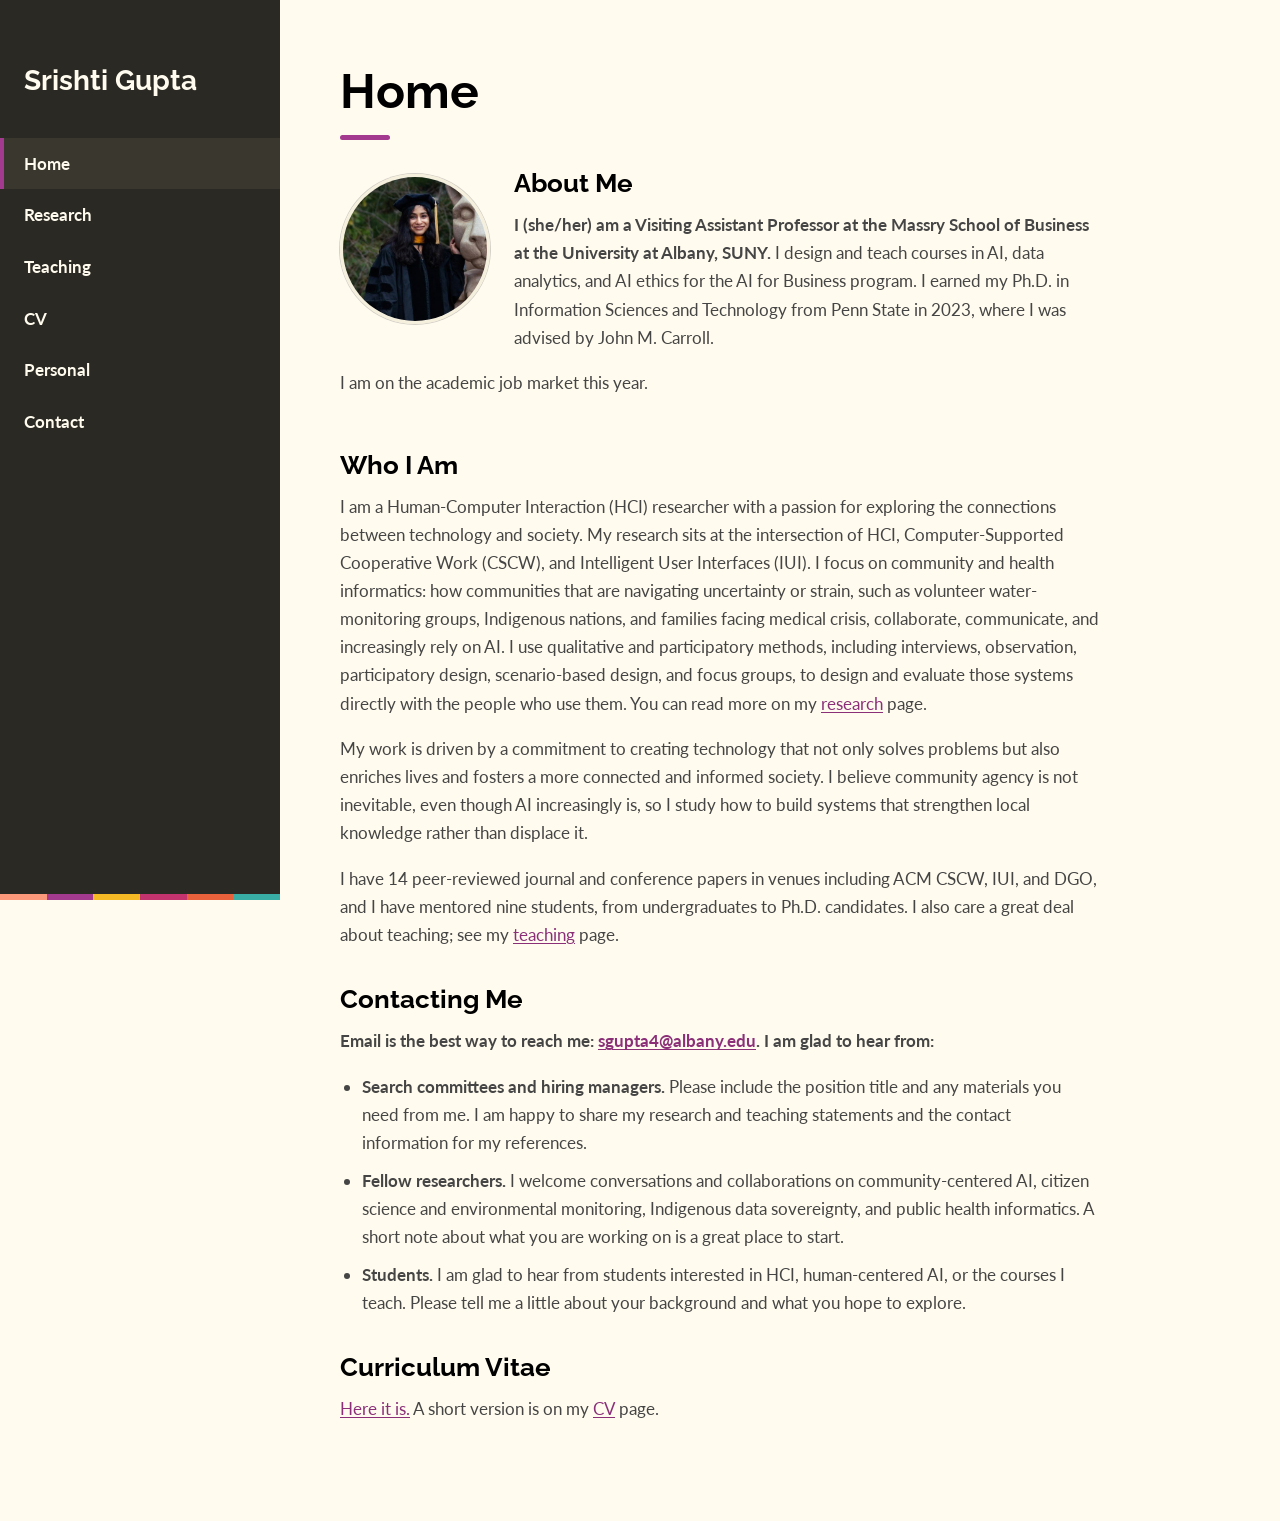
<file: index.html>
<!DOCTYPE html>
<html lang="en">
<head>
<meta charset="UTF-8">
<meta name="viewport" content="width=device-width, initial-scale=1.0">
<title>Srishti Gupta</title>
<meta name="description" content="Srishti Gupta, Ph.D. — HCI and human-centered AI researcher studying community and health informatics; Visiting Assistant Professor, University at Albany, SUNY.">
<link rel="preconnect" href="https://fonts.googleapis.com">
<link rel="preconnect" href="https://fonts.gstatic.com" crossorigin>
<link href="https://fonts.googleapis.com/css2?family=Lato:wght@400;700&family=Raleway:wght@500;600;700&display=swap" rel="stylesheet">
<link rel="stylesheet" href="assets/style.css">
</head>
<body>
<a class="skip-link" href="#main">Skip to content</a>

<div class="topbar">
  <button class="menu-btn" id="menu-btn" aria-label="Open menu" aria-expanded="false" aria-controls="sidebar">&#9776;</button>
  <a class="topbar-name" href="index.html">Srishti Gupta</a>
</div>

<nav class="sidebar" id="sidebar" aria-label="Primary">
  <a class="sidebar-name" href="index.html">Srishti Gupta</a>
  <a href="index.html" class="nav-item active" aria-current="page">Home</a><a href="research.html" class="nav-item">Research</a><a href="teaching.html" class="nav-item">Teaching</a><a href="cv.html" class="nav-item">CV</a><a href="personal.html" class="nav-item">Personal</a><a href="contact.html" class="nav-item">Contact</a>
  <div class="sidebar-stripe" aria-hidden="true"><span style="background:#fb977a"></span><span style="background:#a33a8f"></span><span style="background:#f4b924"></span><span style="background:#c3336e"></span><span style="background:#e8613a"></span><span style="background:#38ada6"></span></div>
</nav>
<div class="overlay" id="overlay"></div>

<main id="main" class="main">
<div class="title-block">
  <h1>Home</h1>
  <hr class="title-bar">
</div>
<div class="content">
<div class="about">
<img class="portrait" src="assets/images/srishti-headshot.jpg" width="150" height="150" alt="Srishti Gupta">
<h2>About Me</h2>
<p><b>I (she/her) am a Visiting Assistant Professor at the Massry School of Business at the University at Albany, SUNY.</b> I design and teach courses in AI, data analytics, and AI ethics for the AI for Business program. I earned my Ph.D. in Information Sciences and Technology from Penn State in 2023, where I was advised by John M. Carroll.</p>
<p>I am on the academic job market this year.</p>
</div>

<h2>Who I Am</h2>
<p>I am a Human-Computer Interaction (HCI) researcher with a passion for exploring the connections between technology and society. My research sits at the intersection of HCI, Computer-Supported Cooperative Work (CSCW), and Intelligent User Interfaces (IUI). I focus on community and health informatics: how communities that are navigating uncertainty or strain, such as volunteer water-monitoring groups, Indigenous nations, and families facing medical crisis, collaborate, communicate, and increasingly rely on AI. I use qualitative and participatory methods, including interviews, observation, participatory design, scenario-based design, and focus groups, to design and evaluate those systems directly with the people who use them. You can read more on my <a href="research.html">research</a> page.</p>
<p>My work is driven by a commitment to creating technology that not only solves problems but also enriches lives and fosters a more connected and informed society. I believe community agency is not inevitable, even though AI increasingly is, so I study how to build systems that strengthen local knowledge rather than displace it.</p>
<p>I have 14 peer-reviewed journal and conference papers in venues including ACM CSCW, IUI, and DGO, and I have mentored nine students, from undergraduates to Ph.D. candidates. I also care a great deal about teaching; see my <a href="teaching.html">teaching</a> page.</p>

<h2>Contacting Me</h2>
<p><b>Email is the best way to reach me: <a href="mailto:sgupta4@albany.edu">sgupta4@albany.edu</a>. I am glad to hear from:</b></p>
<ul>
<li><b>Search committees and hiring managers.</b> Please include the position title and any materials you need from me. I am happy to share my research and teaching statements and the contact information for my references.</li>
<li><b>Fellow researchers.</b> I welcome conversations and collaborations on community-centered AI, citizen science and environmental monitoring, Indigenous data sovereignty, and public health informatics. A short note about what you are working on is a great place to start.</li>
<li><b>Students.</b> I am glad to hear from students interested in HCI, human-centered AI, or the courses I teach. Please tell me a little about your background and what you hope to explore.</li>
</ul>

<h2>Curriculum Vitae</h2>
<p><a href="assets/Srishti_Gupta_CV.pdf">Here it is.</a> A short version is on my <a href="cv.html">CV</a> page.</p>

</div>
</main>

<script>
(function(){
  var b=document.getElementById('menu-btn'),s=document.getElementById('sidebar'),o=document.getElementById('overlay');
  function set(open){s.classList.toggle('open',open);o.classList.toggle('show',open);b.setAttribute('aria-expanded',open?'true':'false');}
  b.addEventListener('click',function(){set(!s.classList.contains('open'));});
  o.addEventListener('click',function(){set(false);});
})();
</script>
</body>
</html>
</file>
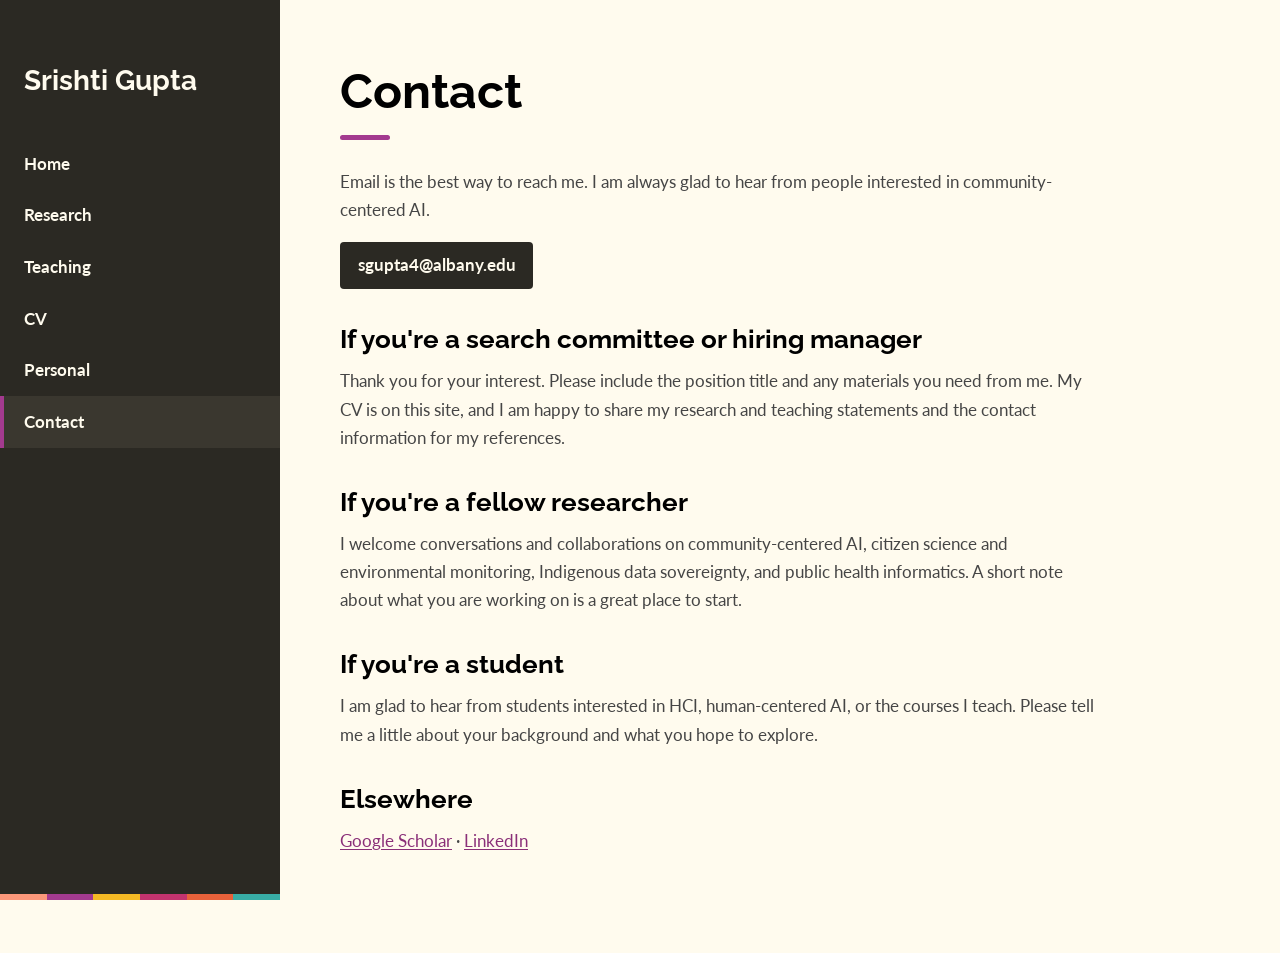
<file: contact.html>
<!DOCTYPE html>
<html lang="en">
<head>
<meta charset="UTF-8">
<meta name="viewport" content="width=device-width, initial-scale=1.0">
<title>Contact | Srishti Gupta</title>
<meta name="description" content="How to contact Srishti Gupta.">
<link rel="preconnect" href="https://fonts.googleapis.com">
<link rel="preconnect" href="https://fonts.gstatic.com" crossorigin>
<link href="https://fonts.googleapis.com/css2?family=Lato:wght@400;700&family=Raleway:wght@500;600;700&display=swap" rel="stylesheet">
<link rel="stylesheet" href="assets/style.css">
</head>
<body>
<a class="skip-link" href="#main">Skip to content</a>

<div class="topbar">
  <button class="menu-btn" id="menu-btn" aria-label="Open menu" aria-expanded="false" aria-controls="sidebar">&#9776;</button>
  <a class="topbar-name" href="index.html">Srishti Gupta</a>
</div>

<nav class="sidebar" id="sidebar" aria-label="Primary">
  <a class="sidebar-name" href="index.html">Srishti Gupta</a>
  <a href="index.html" class="nav-item">Home</a><a href="research.html" class="nav-item">Research</a><a href="teaching.html" class="nav-item">Teaching</a><a href="cv.html" class="nav-item">CV</a><a href="personal.html" class="nav-item">Personal</a><a href="contact.html" class="nav-item active" aria-current="page">Contact</a>
  <div class="sidebar-stripe" aria-hidden="true"><span style="background:#fb977a"></span><span style="background:#a33a8f"></span><span style="background:#f4b924"></span><span style="background:#c3336e"></span><span style="background:#e8613a"></span><span style="background:#38ada6"></span></div>
</nav>
<div class="overlay" id="overlay"></div>

<main id="main" class="main">
<div class="title-block">
  <h1>Contact</h1>
  <hr class="title-bar">
</div>
<div class="content">
<p>Email is the best way to reach me. I am always glad to hear from people interested in community-centered AI.</p>

<p><a class="btn" href="mailto:sgupta4@albany.edu">sgupta4@albany.edu</a></p>

  <h2>If you're a search committee or hiring manager</h2>
  <p>Thank you for your interest. Please include the position title and any materials you need from me. My CV is on this site, and I am happy to share my research and teaching statements and the contact information for my references.</p>

  <h2>If you're a fellow researcher</h2>
  <p>I welcome conversations and collaborations on community-centered AI, citizen science and environmental monitoring, Indigenous data sovereignty, and public health informatics. A short note about what you are working on is a great place to start.</p>

  <h2>If you're a student</h2>
  <p>I am glad to hear from students interested in HCI, human-centered AI, or the courses I teach. Please tell me a little about your background and what you hope to explore.</p>

  <h2>Elsewhere</h2>
  <p>
    <a href="https://scholar.google.com/citations?user=Wp0aUIYAAAAJ&hl=en" target="_blank" rel="noopener">Google Scholar</a>
    &middot; <a href="https://www.linkedin.com/in/srishtiguptahci/" target="_blank" rel="noopener">LinkedIn</a>
  </p>
</div>
</main>

<script>
(function(){
  var b=document.getElementById('menu-btn'),s=document.getElementById('sidebar'),o=document.getElementById('overlay');
  function set(open){s.classList.toggle('open',open);o.classList.toggle('show',open);b.setAttribute('aria-expanded',open?'true':'false');}
  b.addEventListener('click',function(){set(!s.classList.contains('open'));});
  o.addEventListener('click',function(){set(false);});
})();
</script>
</body>
</html>
</file>
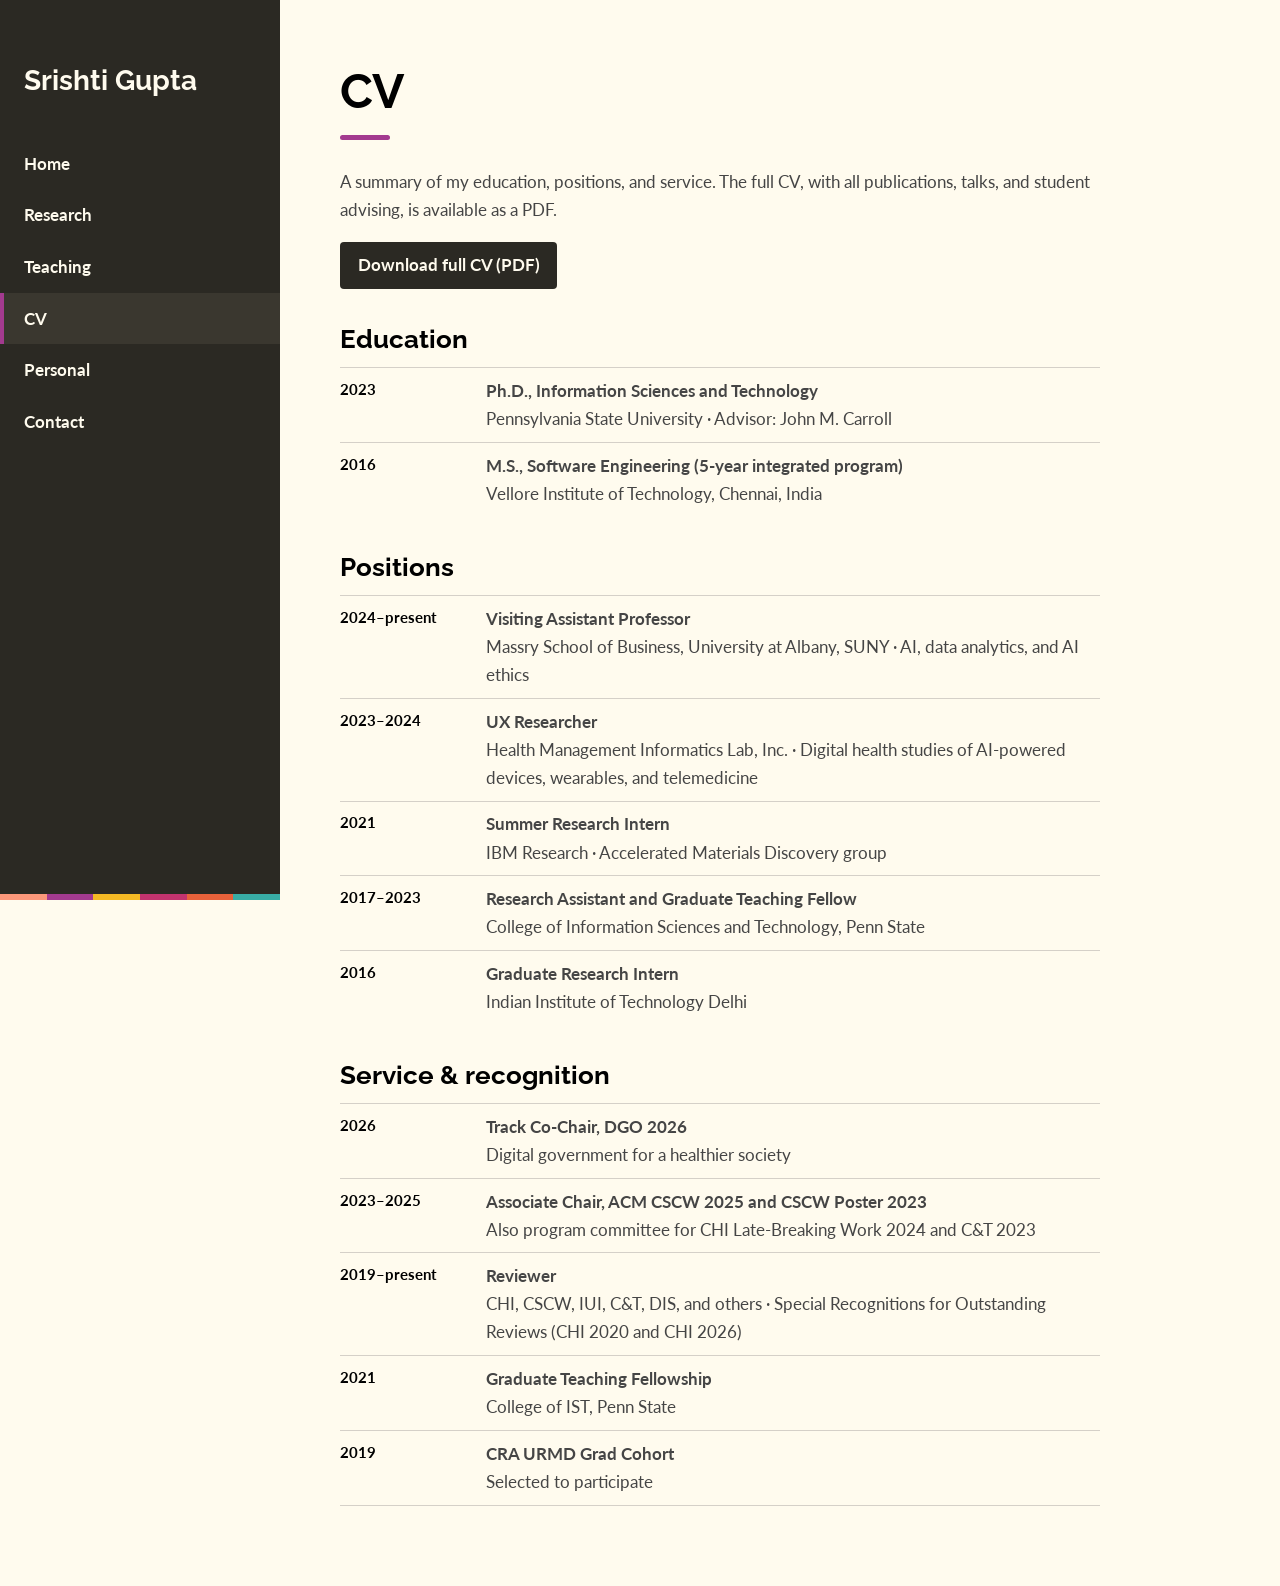
<file: cv.html>
<!DOCTYPE html>
<html lang="en">
<head>
<meta charset="UTF-8">
<meta name="viewport" content="width=device-width, initial-scale=1.0">
<title>CV | Srishti Gupta</title>
<meta name="description" content="Curriculum vitae of Srishti Gupta.">
<link rel="preconnect" href="https://fonts.googleapis.com">
<link rel="preconnect" href="https://fonts.gstatic.com" crossorigin>
<link href="https://fonts.googleapis.com/css2?family=Lato:wght@400;700&family=Raleway:wght@500;600;700&display=swap" rel="stylesheet">
<link rel="stylesheet" href="assets/style.css">
</head>
<body>
<a class="skip-link" href="#main">Skip to content</a>

<div class="topbar">
  <button class="menu-btn" id="menu-btn" aria-label="Open menu" aria-expanded="false" aria-controls="sidebar">&#9776;</button>
  <a class="topbar-name" href="index.html">Srishti Gupta</a>
</div>

<nav class="sidebar" id="sidebar" aria-label="Primary">
  <a class="sidebar-name" href="index.html">Srishti Gupta</a>
  <a href="index.html" class="nav-item">Home</a><a href="research.html" class="nav-item">Research</a><a href="teaching.html" class="nav-item">Teaching</a><a href="cv.html" class="nav-item active" aria-current="page">CV</a><a href="personal.html" class="nav-item">Personal</a><a href="contact.html" class="nav-item">Contact</a>
  <div class="sidebar-stripe" aria-hidden="true"><span style="background:#fb977a"></span><span style="background:#a33a8f"></span><span style="background:#f4b924"></span><span style="background:#c3336e"></span><span style="background:#e8613a"></span><span style="background:#38ada6"></span></div>
</nav>
<div class="overlay" id="overlay"></div>

<main id="main" class="main">
<div class="title-block">
  <h1>CV</h1>
  <hr class="title-bar">
</div>
<div class="content">
<p>A summary of my education, positions, and service. The full CV, with all publications, talks, and student advising, is available as a PDF.</p>
<p><a class="btn" href="assets/Srishti_Gupta_CV.pdf">Download full CV (PDF)</a></p>
<h2>Education</h2>
  <div class="timeline-item">
    <div class="when">2023</div>
    <div><strong>Ph.D., Information Sciences and Technology</strong><br><span>Pennsylvania State University &middot; Advisor: John M. Carroll</span></div>
  </div>
  <div class="timeline-item">
    <div class="when">2016</div>
    <div><strong>M.S., Software Engineering (5-year integrated program)</strong><br><span>Vellore Institute of Technology, Chennai, India</span></div>
  </div>

  <h2>Positions</h2>
  <div class="timeline-item">
    <div class="when">2024&ndash;present</div>
    <div><strong>Visiting Assistant Professor</strong><br><span>Massry School of Business, University at Albany, SUNY &middot; AI, data analytics, and AI ethics</span></div>
  </div>
  <div class="timeline-item">
    <div class="when">2023&ndash;2024</div>
    <div><strong>UX Researcher</strong><br><span>Health Management Informatics Lab, Inc. &middot; Digital health studies of AI-powered devices, wearables, and telemedicine</span></div>
  </div>
  <div class="timeline-item">
    <div class="when">2021</div>
    <div><strong>Summer Research Intern</strong><br><span>IBM Research &middot; Accelerated Materials Discovery group</span></div>
  </div>
  <div class="timeline-item">
    <div class="when">2017&ndash;2023</div>
    <div><strong>Research Assistant and Graduate Teaching Fellow</strong><br><span>College of Information Sciences and Technology, Penn State</span></div>
  </div>
  <div class="timeline-item">
    <div class="when">2016</div>
    <div><strong>Graduate Research Intern</strong><br><span>Indian Institute of Technology Delhi</span></div>
  </div>

  <h2>Service &amp; recognition</h2>
  <div class="timeline-item">
    <div class="when">2026</div>
    <div><strong>Track Co-Chair, DGO 2026</strong><br><span>Digital government for a healthier society</span></div>
  </div>
  <div class="timeline-item">
    <div class="when">2023&ndash;2025</div>
    <div><strong>Associate Chair, ACM CSCW 2025 and CSCW Poster 2023</strong><br><span>Also program committee for CHI Late-Breaking Work 2024 and C&amp;T 2023</span></div>
  </div>
  <div class="timeline-item">
    <div class="when">2019&ndash;present</div>
    <div><strong>Reviewer</strong><br><span>CHI, CSCW, IUI, C&amp;T, DIS, and others &middot; Special Recognitions for Outstanding Reviews (CHI 2020 and CHI 2026)</span></div>
  </div>
  <div class="timeline-item">
    <div class="when">2021</div>
    <div><strong>Graduate Teaching Fellowship</strong><br><span>College of IST, Penn State</span></div>
  </div>
  <div class="timeline-item">
    <div class="when">2019</div>
    <div><strong>CRA URMD Grad Cohort</strong><br><span>Selected to participate</span></div>
  </div>
</div>
</main>

<script>
(function(){
  var b=document.getElementById('menu-btn'),s=document.getElementById('sidebar'),o=document.getElementById('overlay');
  function set(open){s.classList.toggle('open',open);o.classList.toggle('show',open);b.setAttribute('aria-expanded',open?'true':'false');}
  b.addEventListener('click',function(){set(!s.classList.contains('open'));});
  o.addEventListener('click',function(){set(false);});
})();
</script>
</body>
</html>
</file>
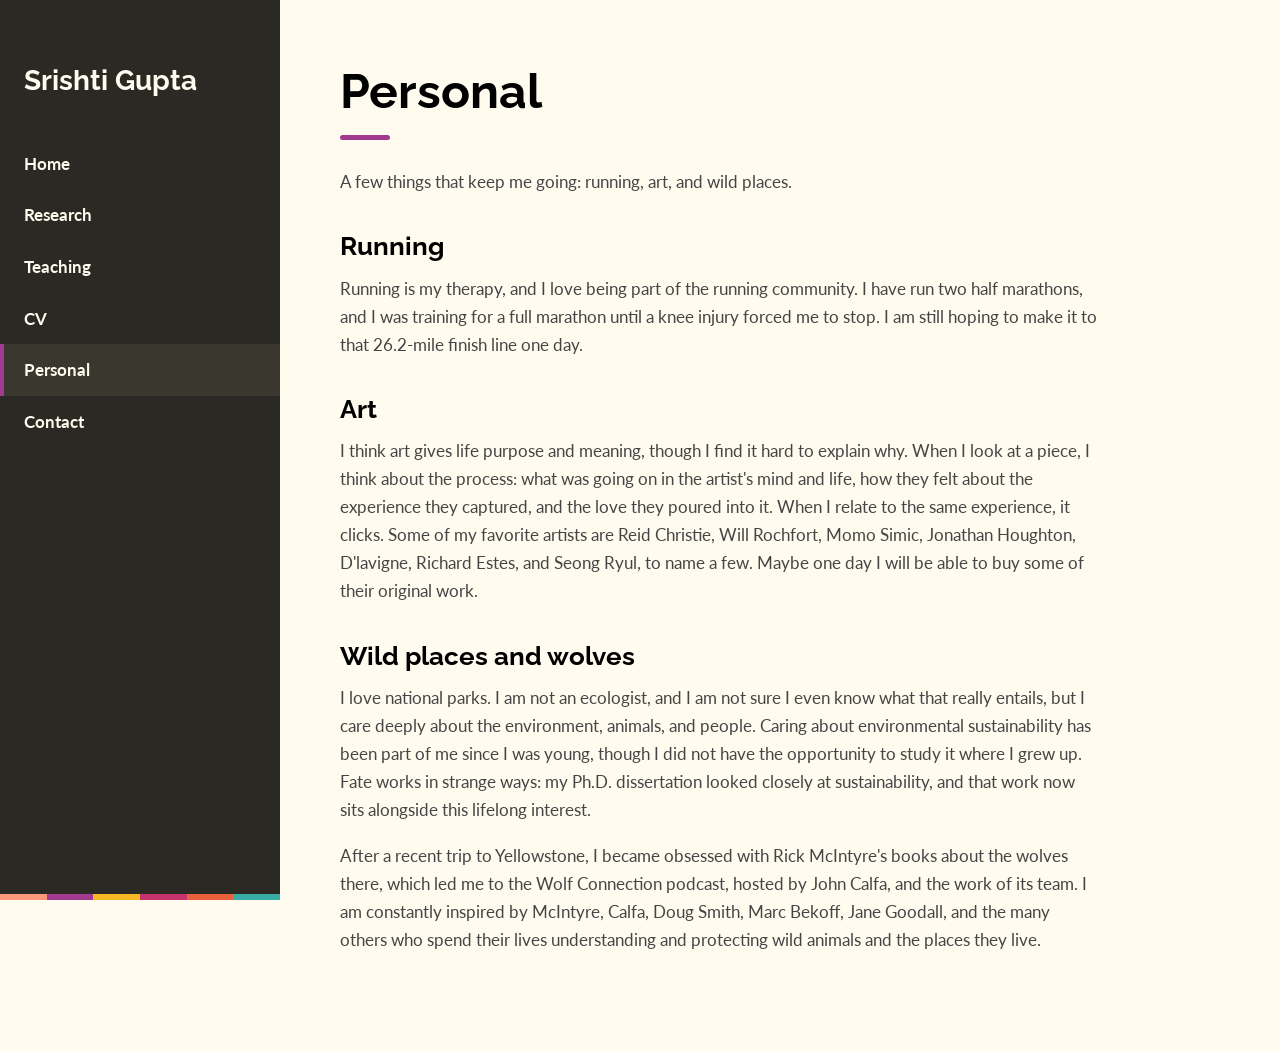
<file: personal.html>
<!DOCTYPE html>
<html lang="en">
<head>
<meta charset="UTF-8">
<meta name="viewport" content="width=device-width, initial-scale=1.0">
<title>Personal | Srishti Gupta</title>
<meta name="description" content="Personal interests: running, art, and wild places.">
<link rel="preconnect" href="https://fonts.googleapis.com">
<link rel="preconnect" href="https://fonts.gstatic.com" crossorigin>
<link href="https://fonts.googleapis.com/css2?family=Lato:wght@400;700&family=Raleway:wght@500;600;700&display=swap" rel="stylesheet">
<link rel="stylesheet" href="assets/style.css">
</head>
<body>
<a class="skip-link" href="#main">Skip to content</a>

<div class="topbar">
  <button class="menu-btn" id="menu-btn" aria-label="Open menu" aria-expanded="false" aria-controls="sidebar">&#9776;</button>
  <a class="topbar-name" href="index.html">Srishti Gupta</a>
</div>

<nav class="sidebar" id="sidebar" aria-label="Primary">
  <a class="sidebar-name" href="index.html">Srishti Gupta</a>
  <a href="index.html" class="nav-item">Home</a><a href="research.html" class="nav-item">Research</a><a href="teaching.html" class="nav-item">Teaching</a><a href="cv.html" class="nav-item">CV</a><a href="personal.html" class="nav-item active" aria-current="page">Personal</a><a href="contact.html" class="nav-item">Contact</a>
  <div class="sidebar-stripe" aria-hidden="true"><span style="background:#fb977a"></span><span style="background:#a33a8f"></span><span style="background:#f4b924"></span><span style="background:#c3336e"></span><span style="background:#e8613a"></span><span style="background:#38ada6"></span></div>
</nav>
<div class="overlay" id="overlay"></div>

<main id="main" class="main">
<div class="title-block">
  <h1>Personal</h1>
  <hr class="title-bar">
</div>
<div class="content">
<p>A few things that keep me going: running, art, and wild places.</p>

<h2>Running</h2>
  <p>Running is my therapy, and I love being part of the running community. I have run two half marathons, and I was training for a full marathon until a knee injury forced me to stop. I am still hoping to make it to that 26.2-mile finish line one day.</p>

  <h2>Art</h2>
  <p>I think art gives life purpose and meaning, though I find it hard to explain why. When I look at a piece, I think about the process: what was going on in the artist's mind and life, how they felt about the experience they captured, and the love they poured into it. When I relate to the same experience, it clicks. Some of my favorite artists are Reid Christie, Will Rochfort, Momo Simic, Jonathan Houghton, D'lavigne, Richard Estes, and Seong Ryul, to name a few. Maybe one day I will be able to buy some of their original work.</p>

  <h2>Wild places and wolves</h2>
  <p>I love national parks. I am not an ecologist, and I am not sure I even know what that really entails, but I care deeply about the environment, animals, and people. Caring about environmental sustainability has been part of me since I was young, though I did not have the opportunity to study it where I grew up. Fate works in strange ways: my Ph.D. dissertation looked closely at sustainability, and that work now sits alongside this lifelong interest.</p>
  <p>After a recent trip to Yellowstone, I became obsessed with Rick McIntyre's books about the wolves there, which led me to the Wolf Connection podcast, hosted by John Calfa, and the work of its team. I am constantly inspired by McIntyre, Calfa, Doug Smith, Marc Bekoff, Jane Goodall, and the many others who spend their lives understanding and protecting wild animals and the places they live.</p>
</div>
</main>

<script>
(function(){
  var b=document.getElementById('menu-btn'),s=document.getElementById('sidebar'),o=document.getElementById('overlay');
  function set(open){s.classList.toggle('open',open);o.classList.toggle('show',open);b.setAttribute('aria-expanded',open?'true':'false');}
  b.addEventListener('click',function(){set(!s.classList.contains('open'));});
  o.addEventListener('click',function(){set(false);});
})();
</script>
</body>
</html>
</file>
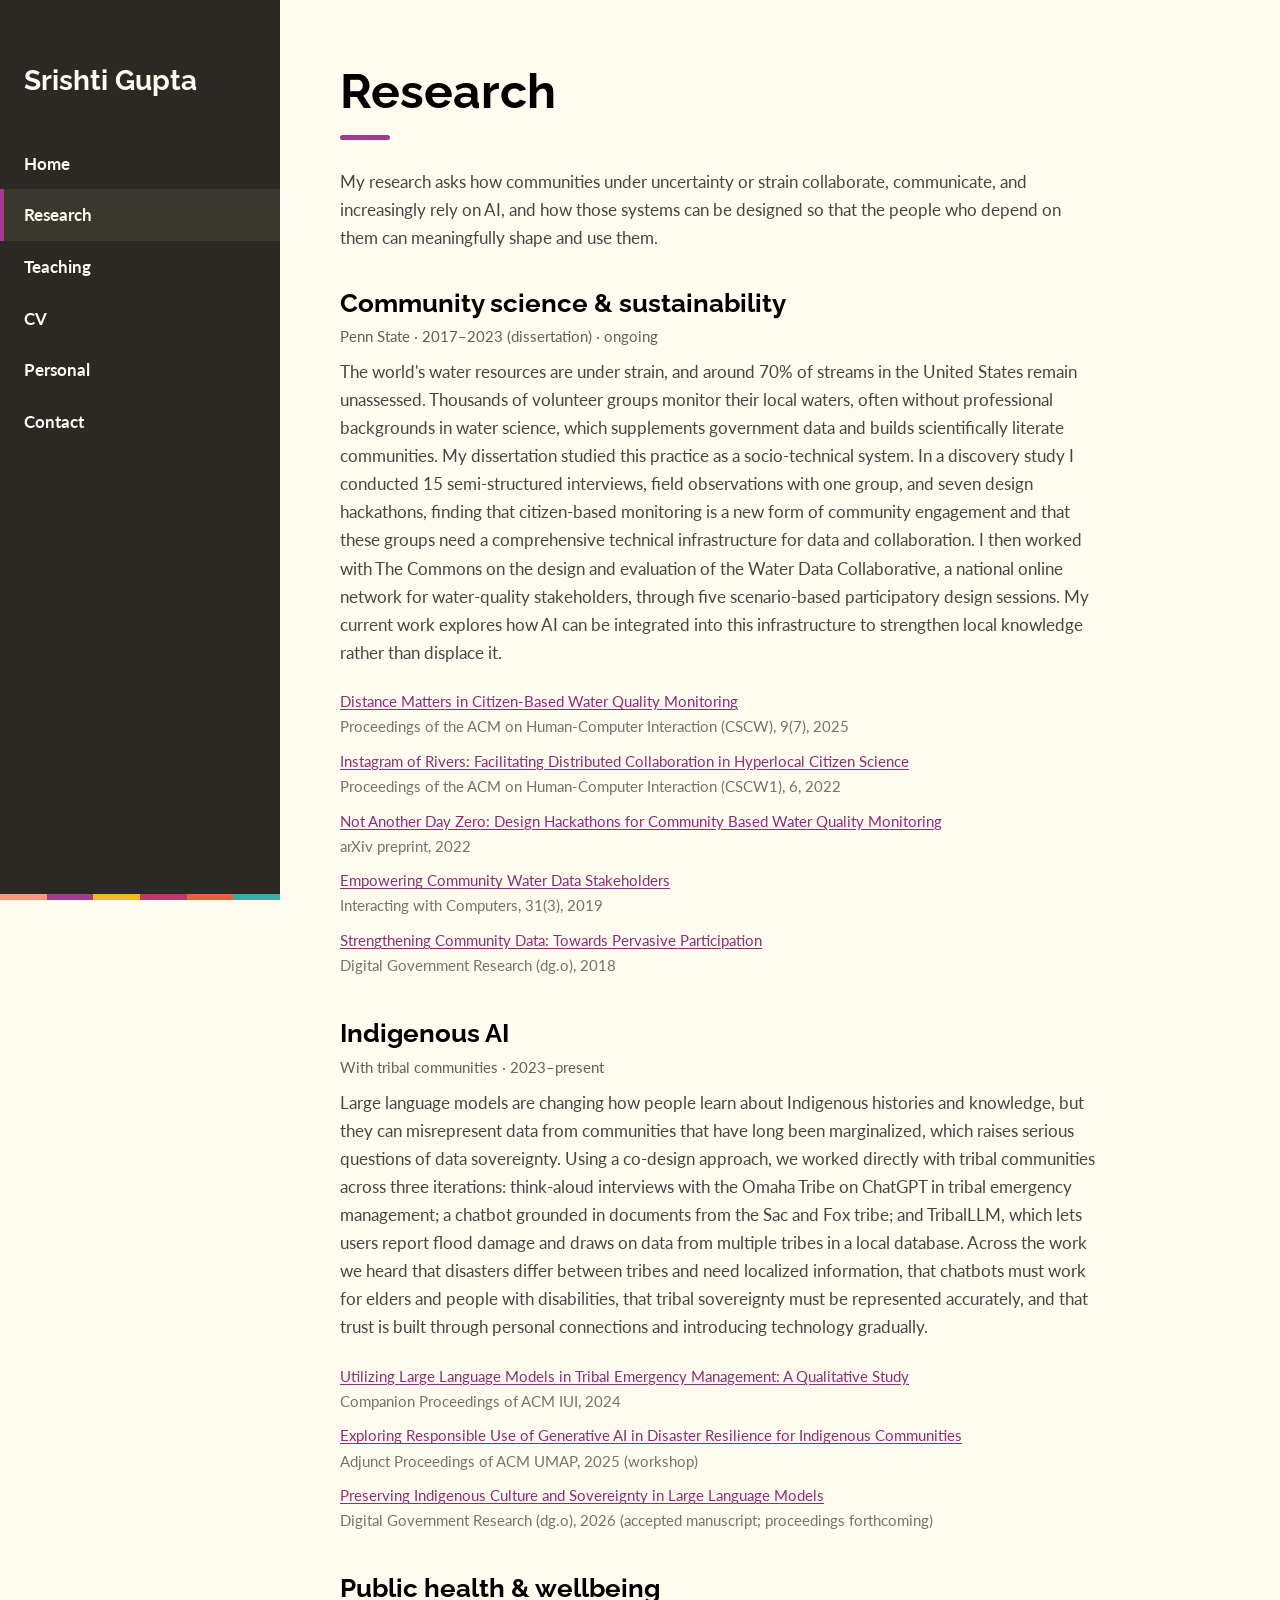
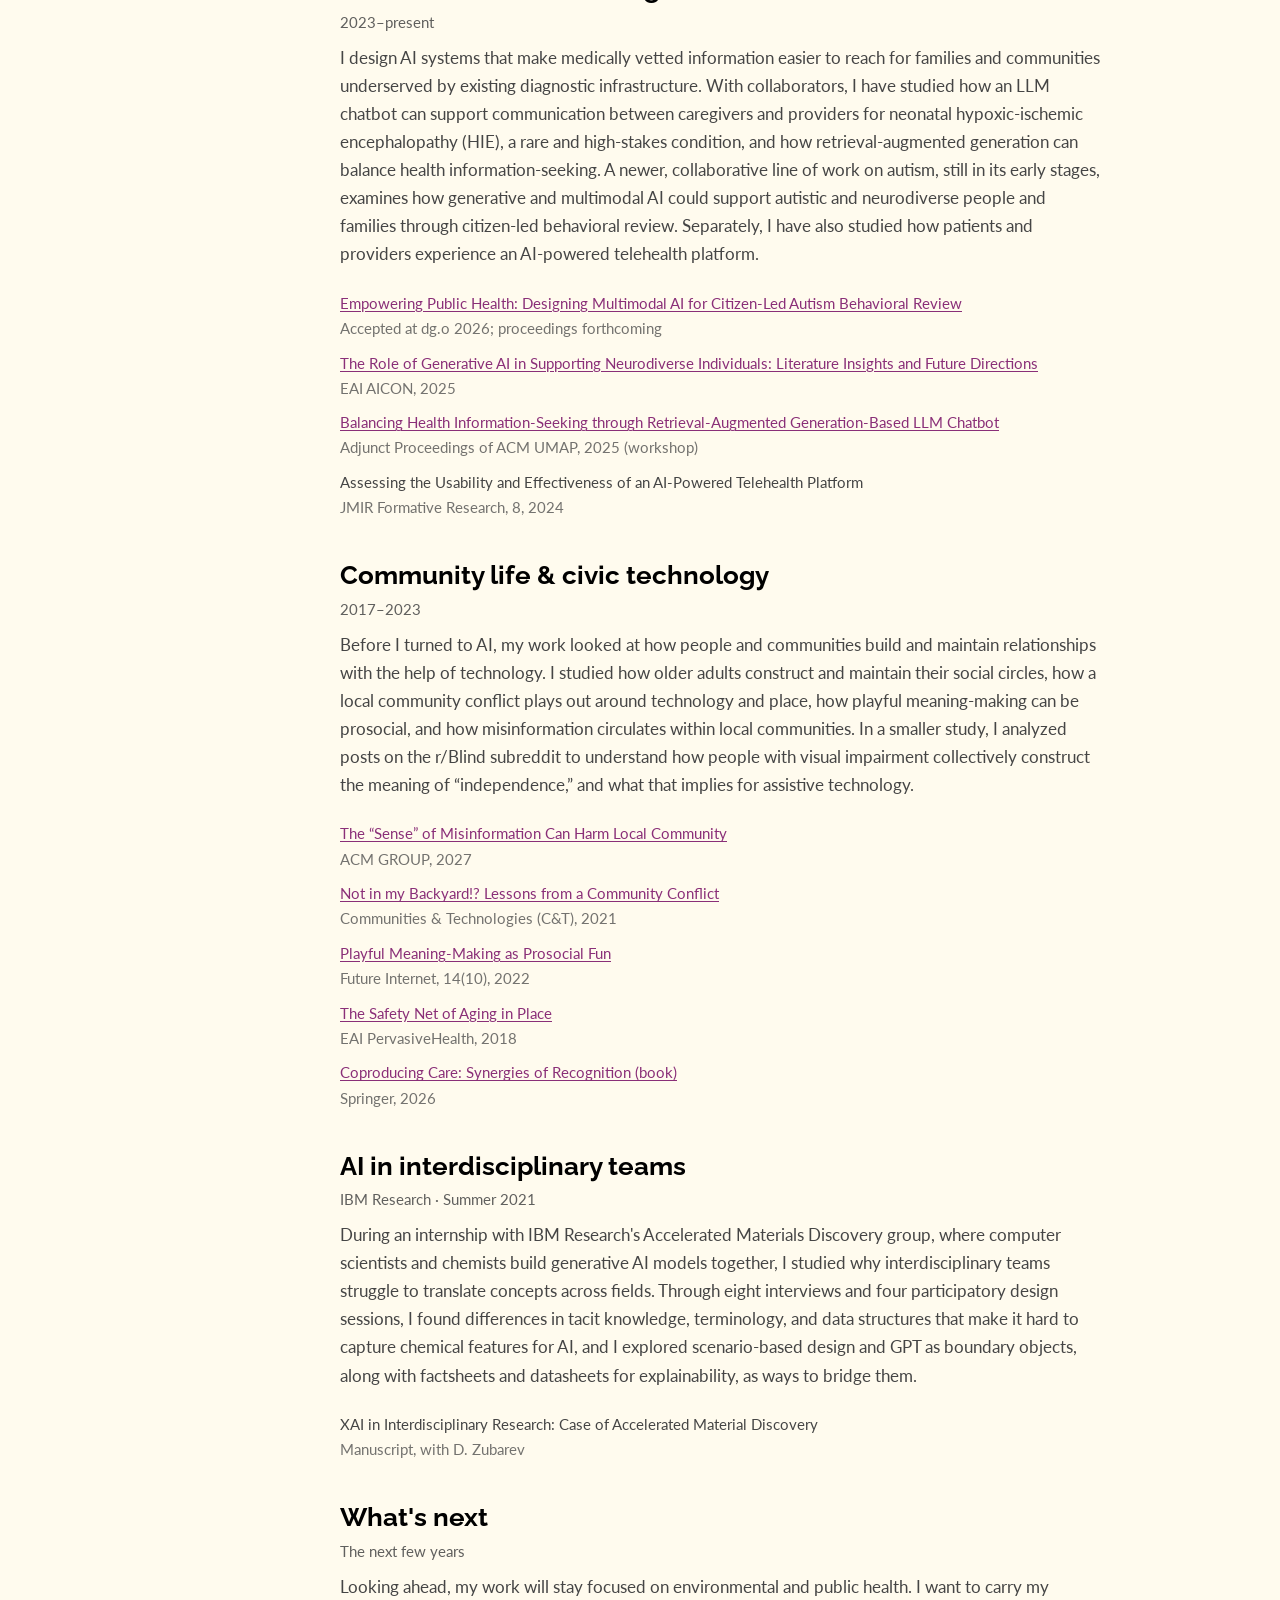
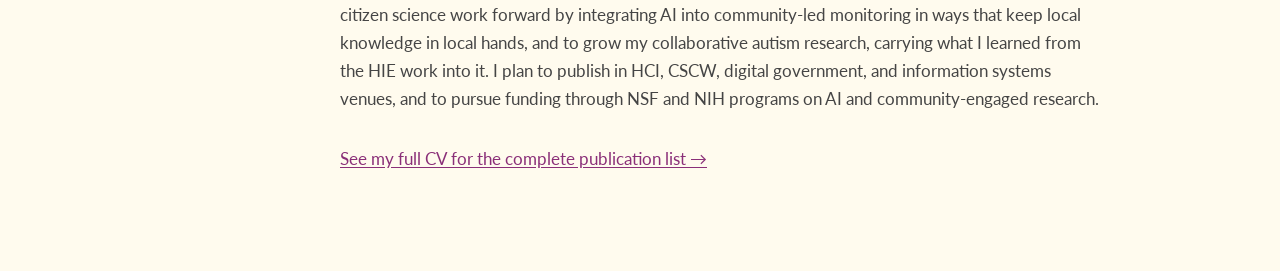
<file: research.html>
<!DOCTYPE html>
<html lang="en">
<head>
<meta charset="UTF-8">
<meta name="viewport" content="width=device-width, initial-scale=1.0">
<title>Research | Srishti Gupta</title>
<meta name="description" content="Research by Srishti Gupta on human-centered AI with communities.">
<link rel="preconnect" href="https://fonts.googleapis.com">
<link rel="preconnect" href="https://fonts.gstatic.com" crossorigin>
<link href="https://fonts.googleapis.com/css2?family=Lato:wght@400;700&family=Raleway:wght@500;600;700&display=swap" rel="stylesheet">
<link rel="stylesheet" href="assets/style.css">
</head>
<body>
<a class="skip-link" href="#main">Skip to content</a>

<div class="topbar">
  <button class="menu-btn" id="menu-btn" aria-label="Open menu" aria-expanded="false" aria-controls="sidebar">&#9776;</button>
  <a class="topbar-name" href="index.html">Srishti Gupta</a>
</div>

<nav class="sidebar" id="sidebar" aria-label="Primary">
  <a class="sidebar-name" href="index.html">Srishti Gupta</a>
  <a href="index.html" class="nav-item">Home</a><a href="research.html" class="nav-item active" aria-current="page">Research</a><a href="teaching.html" class="nav-item">Teaching</a><a href="cv.html" class="nav-item">CV</a><a href="personal.html" class="nav-item">Personal</a><a href="contact.html" class="nav-item">Contact</a>
  <div class="sidebar-stripe" aria-hidden="true"><span style="background:#fb977a"></span><span style="background:#a33a8f"></span><span style="background:#f4b924"></span><span style="background:#c3336e"></span><span style="background:#e8613a"></span><span style="background:#38ada6"></span></div>
</nav>
<div class="overlay" id="overlay"></div>

<main id="main" class="main">
<div class="title-block">
  <h1>Research</h1>
  <hr class="title-bar">
</div>
<div class="content">
<p>My research asks how communities under uncertainty or strain collaborate, communicate, and increasingly rely on AI, and how those systems can be designed so that the people who depend on them can meaningfully shape and use them.</p>

<div class="project">
    <h2>Community science &amp; sustainability</h2>
    <p class="meta">Penn State &middot; 2017&ndash;2023 (dissertation) &middot; ongoing</p>
    <p>The world's water resources are under strain, and around 70% of streams in the United States remain unassessed. Thousands of volunteer groups monitor their local waters, often without professional backgrounds in water science, which supplements government data and builds scientifically literate communities. My dissertation studied this practice as a socio-technical system. In a discovery study I conducted 15 semi-structured interviews, field observations with one group, and seven design hackathons, finding that citizen-based monitoring is a new form of community engagement and that these groups need a comprehensive technical infrastructure for data and collaboration. I then worked with The Commons on the design and evaluation of the Water Data Collaborative, a national online network for water-quality stakeholders, through five scenario-based participatory design sessions. My current work explores how AI can be integrated into this infrastructure to strengthen local knowledge rather than displace it.</p>
    <ul class="paper-links"><li><a href="assets/papers/distance-matters-cscw.pdf">Distance Matters in Citizen-Based Water Quality Monitoring</a><div class="venue">Proceedings of the ACM on Human-Computer Interaction (CSCW), 9(7), 2025</div></li><li><a href="assets/papers/instagram-of-rivers.pdf">Instagram of Rivers: Facilitating Distributed Collaboration in Hyperlocal Citizen Science</a><div class="venue">Proceedings of the ACM on Human-Computer Interaction (CSCW1), 6, 2022</div></li><li><a href="https://arxiv.org/abs/2210.16381">Not Another Day Zero: Design Hackathons for Community Based Water Quality Monitoring</a><div class="venue">arXiv preprint, 2022</div></li><li><a href="assets/papers/empowering-community-water-data.pdf">Empowering Community Water Data Stakeholders</a><div class="venue">Interacting with Computers, 31(3), 2019</div></li><li><a href="assets/papers/strengthening-community-data.pdf">Strengthening Community Data: Towards Pervasive Participation</a><div class="venue">Digital Government Research (dg.o), 2018</div></li></ul>
  </div>

  <div class="project">
    <h2>Indigenous AI</h2>
    <p class="meta">With tribal communities &middot; 2023&ndash;present</p>
    <p>Large language models are changing how people learn about Indigenous histories and knowledge, but they can misrepresent data from communities that have long been marginalized, which raises serious questions of data sovereignty. Using a co-design approach, we worked directly with tribal communities across three iterations: think-aloud interviews with the Omaha Tribe on ChatGPT in tribal emergency management; a chatbot grounded in documents from the Sac and Fox tribe; and TribalLLM, which lets users report flood damage and draws on data from multiple tribes in a local database. Across the work we heard that disasters differ between tribes and need localized information, that chatbots must work for elders and people with disabilities, that tribal sovereignty must be represented accurately, and that trust is built through personal connections and introducing technology gradually.</p>
    <ul class="paper-links"><li><a href="assets/papers/tribal-emergency-management-iui.pdf">Utilizing Large Language Models in Tribal Emergency Management: A Qualitative Study</a><div class="venue">Companion Proceedings of ACM IUI, 2024</div></li><li><a href="assets/papers/genai-disaster-resilience-indigenous.pdf">Exploring Responsible Use of Generative AI in Disaster Resilience for Indigenous Communities</a><div class="venue">Adjunct Proceedings of ACM UMAP, 2025 (workshop)</div></li><li><a href="assets/papers/preserving-indigenous-culture-dgo.pdf">Preserving Indigenous Culture and Sovereignty in Large Language Models</a><div class="venue">Digital Government Research (dg.o), 2026 (accepted manuscript; proceedings forthcoming)</div></li></ul>
  </div>

  <div class="project">
    <h2>Public health &amp; wellbeing</h2>
    <p class="meta">2023&ndash;present</p>
    <p>I design AI systems that make medically vetted information easier to reach for families and communities underserved by existing diagnostic infrastructure. With collaborators, I have studied how an LLM chatbot can support communication between caregivers and providers for neonatal hypoxic-ischemic encephalopathy (HIE), a rare and high-stakes condition, and how retrieval-augmented generation can balance health information-seeking. A newer, collaborative line of work on autism, still in its early stages, examines how generative and multimodal AI could support autistic and neurodiverse people and families through citizen-led behavioral review. Separately, I have also studied how patients and providers experience an AI-powered telehealth platform.</p>
    <ul class="paper-links"><li><a href="assets/papers/autism-behavioral-review-dgo.pdf">Empowering Public Health: Designing Multimodal AI for Citizen-Led Autism Behavioral Review</a><div class="venue">Accepted at dg.o 2026; proceedings forthcoming</div></li><li><a href="assets/papers/genai-neurodiverse-individuals.pdf">The Role of Generative AI in Supporting Neurodiverse Individuals: Literature Insights and Future Directions</a><div class="venue">EAI AICON, 2025</div></li><li><a href="assets/papers/hie-information-seeking-umap.pdf">Balancing Health Information-Seeking through Retrieval-Augmented Generation-Based LLM Chatbot</a><div class="venue">Adjunct Proceedings of ACM UMAP, 2025 (workshop)</div></li><li>Assessing the Usability and Effectiveness of an AI-Powered Telehealth Platform<div class="venue">JMIR Formative Research, 8, 2024</div></li></ul>
  </div>

  <div class="project">
    <h2>Community life &amp; civic technology</h2>
    <p class="meta">2017&ndash;2023</p>
    <p>Before I turned to AI, my work looked at how people and communities build and maintain relationships with the help of technology. I studied how older adults construct and maintain their social circles, how a local community conflict plays out around technology and place, how playful meaning-making can be prosocial, and how misinformation circulates within local communities. In a smaller study, I analyzed posts on the r/Blind subreddit to understand how people with visual impairment collectively construct the meaning of &ldquo;independence,&rdquo; and what that implies for assistive technology.</p>
    <ul class="paper-links"><li><a href="assets/papers/sense-of-misinformation.pdf">The &ldquo;Sense&rdquo; of Misinformation Can Harm Local Community</a><div class="venue">ACM GROUP, 2027</div></li><li><a href="assets/papers/not-in-my-backyard.pdf">Not in my Backyard!? Lessons from a Community Conflict</a><div class="venue">Communities &amp; Technologies (C&amp;T), 2021</div></li><li><a href="assets/papers/playful-meaning-making.pdf">Playful Meaning-Making as Prosocial Fun</a><div class="venue">Future Internet, 14(10), 2022</div></li><li><a href="assets/papers/safety-net-aging-in-place.pdf">The Safety Net of Aging in Place</a><div class="venue">EAI PervasiveHealth, 2018</div></li><li><a href="assets/papers/coproducing-care-book.pdf">Coproducing Care: Synergies of Recognition (book)</a><div class="venue">Springer, 2026</div></li></ul>
  </div>

  <div class="project">
    <h2>AI in interdisciplinary teams</h2>
    <p class="meta">IBM Research &middot; Summer 2021</p>
    <p>During an internship with IBM Research's Accelerated Materials Discovery group, where computer scientists and chemists build generative AI models together, I studied why interdisciplinary teams struggle to translate concepts across fields. Through eight interviews and four participatory design sessions, I found differences in tacit knowledge, terminology, and data structures that make it hard to capture chemical features for AI, and I explored scenario-based design and GPT as boundary objects, along with factsheets and datasheets for explainability, as ways to bridge them.</p>
    <ul class="paper-links"><li>XAI in Interdisciplinary Research: Case of Accelerated Material Discovery<div class="venue">Manuscript, with D. Zubarev</div></li></ul>
  </div>

  <div class="project">
    <h2>What's next</h2>
    <p class="meta">The next few years</p>
    <p>Looking ahead, my work will stay focused on environmental and public health. I want to carry my citizen science work forward by integrating AI into community-led monitoring in ways that keep local knowledge in local hands, and to grow my collaborative autism research, carrying what I learned from the HIE work into it. I plan to publish in HCI, CSCW, digital government, and information systems venues, and to pursue funding through NSF and NIH programs on AI and community-engaged research.</p>
  </div>


<p><a href="cv.html">See my full CV for the complete publication list &rarr;</a></p>
</div>
</main>

<script>
(function(){
  var b=document.getElementById('menu-btn'),s=document.getElementById('sidebar'),o=document.getElementById('overlay');
  function set(open){s.classList.toggle('open',open);o.classList.toggle('show',open);b.setAttribute('aria-expanded',open?'true':'false');}
  b.addEventListener('click',function(){set(!s.classList.contains('open'));});
  o.addEventListener('click',function(){set(false);});
})();
</script>
</body>
</html>
</file>
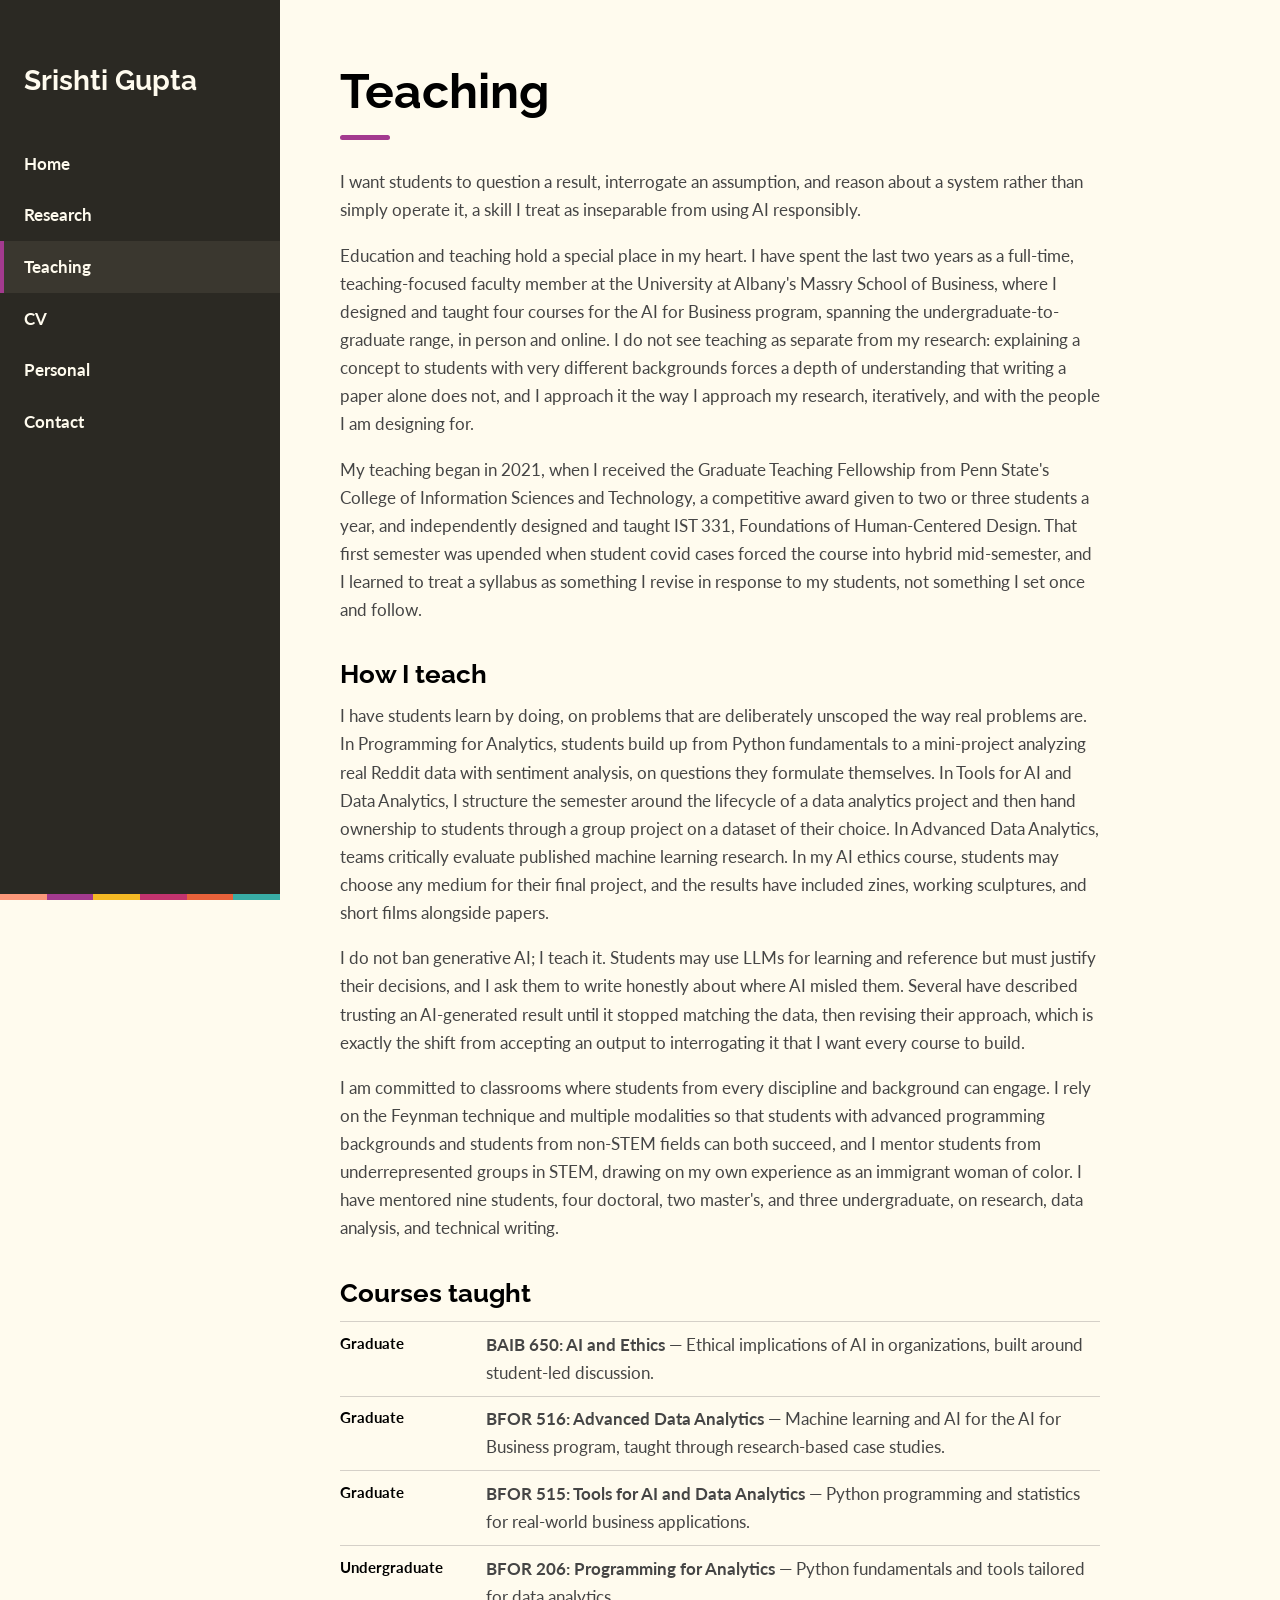
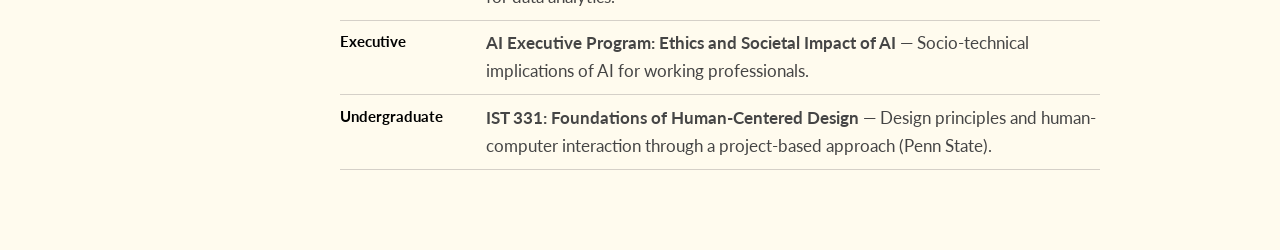
<file: teaching.html>
<!DOCTYPE html>
<html lang="en">
<head>
<meta charset="UTF-8">
<meta name="viewport" content="width=device-width, initial-scale=1.0">
<title>Teaching | Srishti Gupta</title>
<meta name="description" content="Teaching at the University at Albany, SUNY.">
<link rel="preconnect" href="https://fonts.googleapis.com">
<link rel="preconnect" href="https://fonts.gstatic.com" crossorigin>
<link href="https://fonts.googleapis.com/css2?family=Lato:wght@400;700&family=Raleway:wght@500;600;700&display=swap" rel="stylesheet">
<link rel="stylesheet" href="assets/style.css">
</head>
<body>
<a class="skip-link" href="#main">Skip to content</a>

<div class="topbar">
  <button class="menu-btn" id="menu-btn" aria-label="Open menu" aria-expanded="false" aria-controls="sidebar">&#9776;</button>
  <a class="topbar-name" href="index.html">Srishti Gupta</a>
</div>

<nav class="sidebar" id="sidebar" aria-label="Primary">
  <a class="sidebar-name" href="index.html">Srishti Gupta</a>
  <a href="index.html" class="nav-item">Home</a><a href="research.html" class="nav-item">Research</a><a href="teaching.html" class="nav-item active" aria-current="page">Teaching</a><a href="cv.html" class="nav-item">CV</a><a href="personal.html" class="nav-item">Personal</a><a href="contact.html" class="nav-item">Contact</a>
  <div class="sidebar-stripe" aria-hidden="true"><span style="background:#fb977a"></span><span style="background:#a33a8f"></span><span style="background:#f4b924"></span><span style="background:#c3336e"></span><span style="background:#e8613a"></span><span style="background:#38ada6"></span></div>
</nav>
<div class="overlay" id="overlay"></div>

<main id="main" class="main">
<div class="title-block">
  <h1>Teaching</h1>
  <hr class="title-bar">
</div>
<div class="content">
<p>I want students to question a result, interrogate an assumption, and reason about a system rather than simply operate it, a skill I treat as inseparable from using AI responsibly.</p>

<p>Education and teaching hold a special place in my heart. I have spent the last two years as a full-time, teaching-focused faculty member at the University at Albany's Massry School of Business, where I designed and taught four courses for the AI for Business program, spanning the undergraduate-to-graduate range, in person and online. I do not see teaching as separate from my research: explaining a concept to students with very different backgrounds forces a depth of understanding that writing a paper alone does not, and I approach it the way I approach my research, iteratively, and with the people I am designing for.</p>
  <p>My teaching began in 2021, when I received the Graduate Teaching Fellowship from Penn State's College of Information Sciences and Technology, a competitive award given to two or three students a year, and independently designed and taught IST 331, Foundations of Human-Centered Design. That first semester was upended when student covid cases forced the course into hybrid mid-semester, and I learned to treat a syllabus as something I revise in response to my students, not something I set once and follow.</p>

  <h2>How I teach</h2>
  <p>I have students learn by doing, on problems that are deliberately unscoped the way real problems are. In Programming for Analytics, students build up from Python fundamentals to a mini-project analyzing real Reddit data with sentiment analysis, on questions they formulate themselves. In Tools for AI and Data Analytics, I structure the semester around the lifecycle of a data analytics project and then hand ownership to students through a group project on a dataset of their choice. In Advanced Data Analytics, teams critically evaluate published machine learning research. In my AI ethics course, students may choose any medium for their final project, and the results have included zines, working sculptures, and short films alongside papers.</p>
  <p>I do not ban generative AI; I teach it. Students may use LLMs for learning and reference but must justify their decisions, and I ask them to write honestly about where AI misled them. Several have described trusting an AI-generated result until it stopped matching the data, then revising their approach, which is exactly the shift from accepting an output to interrogating it that I want every course to build.</p>
  <p>I am committed to classrooms where students from every discipline and background can engage. I rely on the Feynman technique and multiple modalities so that students with advanced programming backgrounds and students from non-STEM fields can both succeed, and I mentor students from underrepresented groups in STEM, drawing on my own experience as an immigrant woman of color. I have mentored nine students, four doctoral, two master's, and three undergraduate, on research, data analysis, and technical writing.</p>

  <h2>Courses taught</h2>
  <div class="timeline-item">
    <div class="when">Graduate</div>
    <div><strong>BAIB 650: AI and Ethics</strong> &mdash; Ethical implications of AI in organizations, built around student-led discussion.</div>
  </div>
  <div class="timeline-item">
    <div class="when">Graduate</div>
    <div><strong>BFOR 516: Advanced Data Analytics</strong> &mdash; Machine learning and AI for the AI for Business program, taught through research-based case studies.</div>
  </div>
  <div class="timeline-item">
    <div class="when">Graduate</div>
    <div><strong>BFOR 515: Tools for AI and Data Analytics</strong> &mdash; Python programming and statistics for real-world business applications.</div>
  </div>
  <div class="timeline-item">
    <div class="when">Undergraduate</div>
    <div><strong>BFOR 206: Programming for Analytics</strong> &mdash; Python fundamentals and tools tailored for data analytics.</div>
  </div>
  <div class="timeline-item">
    <div class="when">Executive</div>
    <div><strong>AI Executive Program: Ethics and Societal Impact of AI</strong> &mdash; Socio-technical implications of AI for working professionals.</div>
  </div>
  <div class="timeline-item">
    <div class="when">Undergraduate</div>
    <div><strong>IST 331: Foundations of Human-Centered Design</strong> &mdash; Design principles and human-computer interaction through a project-based approach (Penn State).</div>
  </div>
</div>
</main>

<script>
(function(){
  var b=document.getElementById('menu-btn'),s=document.getElementById('sidebar'),o=document.getElementById('overlay');
  function set(open){s.classList.toggle('open',open);o.classList.toggle('show',open);b.setAttribute('aria-expanded',open?'true':'false');}
  b.addEventListener('click',function(){set(!s.classList.contains('open'));});
  o.addEventListener('click',function(){set(false);});
})();
</script>
</body>
</html>
</file>
<file: assets/style.css>
/* Srishti Gupta personal site: sidebar layout, cream palette */
:root{
  --cream:#fffbee; --cream-raised:#f5efdd; --ink:#454545; --black:#000;
  --tan:#d5d0c8; --focus:#a33a8f; --link:#8a2f78;
  --side-bg:#2b2923; --side-ink:#fffbee; --side-hover:#3a372f;
  --side-w:280px;
}
@media (prefers-color-scheme: dark){
  :root{ --cream:#1c1a15; --cream-raised:#26221b; --ink:#d9d3c4; --black:#fdf8ec; --tan:#47412f; --focus:#e08fce; --link:#e08fce; --side-bg:#12110d; --side-ink:#fdf8ec; --side-hover:#26221b; }
}
*{box-sizing:border-box}
html{scroll-behavior:smooth}
body{margin:0;background:var(--cream);color:var(--ink);font-family:"Lato",Arial,Helvetica,sans-serif;font-size:17px;line-height:1.65;-webkit-font-smoothing:antialiased}
a{color:var(--link);text-underline-offset:2px}
a:hover{color:var(--focus)}
a:focus-visible,button:focus-visible{outline:3px solid var(--focus);outline-offset:2px}
.skip-link{position:absolute;left:-9999px;top:0;background:var(--black);color:var(--cream);padding:.6rem 1rem;z-index:200}
.skip-link:focus{left:1rem;top:1rem}

/* sidebar */
.sidebar{position:fixed;top:0;left:0;bottom:0;width:var(--side-w);background:var(--side-bg);display:flex;flex-direction:column;z-index:100;overflow-y:auto}
.sidebar .sidebar-name,.sidebar .sidebar-name:hover{font-family:"Raleway",Arial,sans-serif;font-weight:700;font-size:1.75rem;line-height:1.2;color:var(--side-ink);text-decoration:none;padding:64px 24px 40px}
.nav-item{display:block;color:var(--side-ink);text-decoration:none;font-weight:700;padding:12px 24px;font-size:1.05rem}
.nav-item:hover{background:var(--side-hover);color:var(--side-ink)}
.nav-item.active{background:var(--side-hover);box-shadow:inset 4px 0 0 var(--focus)}
.sidebar-stripe{display:flex;height:6px;margin-top:auto;flex:0 0 6px}
.sidebar-stripe span{flex:1}
.topbar,.overlay{display:none}

/* main */
.main{margin-left:calc(var(--side-w) + 60px);margin-right:40px;max-width:760px;padding-bottom:80px}
.title-block{margin-top:64px}
.title-block h1{font-family:"Raleway",Arial,sans-serif;font-weight:700;font-size:clamp(2.2rem,5vw,3rem);line-height:1.15;color:var(--black);margin:0}
.title-bar{width:50px;border:0;border-top:5px solid var(--focus);border-radius:5px;margin:16px 0 28px}
h2,h3{font-family:"Raleway",Arial,sans-serif;font-weight:700;color:var(--black);line-height:1.25}
h2{font-size:1.6rem;margin:2.2rem 0 .7rem}
h3{font-size:1.2rem}
p{margin:0 0 1.1rem}
ul{padding-left:1.4rem}
li{margin-bottom:.6rem}
.about::after{content:"";display:block;clear:both}
.about h2{margin-top:0}
.portrait{float:left;width:150px;height:150px;object-fit:cover;border-radius:50%;margin:6px 24px 8px 0;border:3px solid var(--cream-raised);box-shadow:0 0 0 1px var(--tan)}

/* content blocks reused from earlier pages */
.project{margin:0 0 2rem}
.project .meta{font-size:.92rem;margin:-.4rem 0 .6rem;opacity:.85}
.paper-links{list-style:none;padding:0;margin:.7rem 0 0;font-size:.95rem}
.paper-links li{padding:.3rem 0;margin:0}
.paper-links .venue{opacity:.75}
.timeline-item{display:grid;grid-template-columns:130px 1fr;gap:1rem;padding:.55rem 0;border-top:1px solid var(--tan)}
.timeline-item:last-of-type{border-bottom:1px solid var(--tan)}
.timeline-item .when{font-weight:700;color:var(--black);font-size:.95rem}
.btn{display:inline-block;background:var(--side-bg);color:var(--side-ink);padding:.6rem 1.1rem;border-radius:4px;text-decoration:none;font-weight:700}
.btn:hover{background:var(--focus);color:#fff}

/* small screens: top bar + collapsible sidebar */
@media (max-width:991px){
  .topbar{display:flex;align-items:center;gap:14px;position:fixed;top:0;left:0;right:0;height:56px;background:var(--side-bg);z-index:90;padding:0 16px}
  .menu-btn{background:none;border:0;color:var(--side-ink);font-size:1.7rem;cursor:pointer;padding:4px 8px}
  .topbar .topbar-name{color:var(--side-ink);text-decoration:none;font-family:"Raleway",Arial,sans-serif;font-weight:700;font-size:1.2rem}
  .sidebar{transform:translateX(-100%);transition:transform .2s}
  .sidebar.open{transform:none}
  .overlay.show{display:block;position:fixed;inset:0;background:rgba(0,0,0,.5);z-index:95}
  .main{margin:0;padding:56px 20px 60px;max-width:none}
  .title-block{margin-top:36px}
  .timeline-item{grid-template-columns:1fr;gap:.1rem}
}
@media (max-width:520px){.portrait{float:none;display:block;margin:0 0 16px}}
</file>
